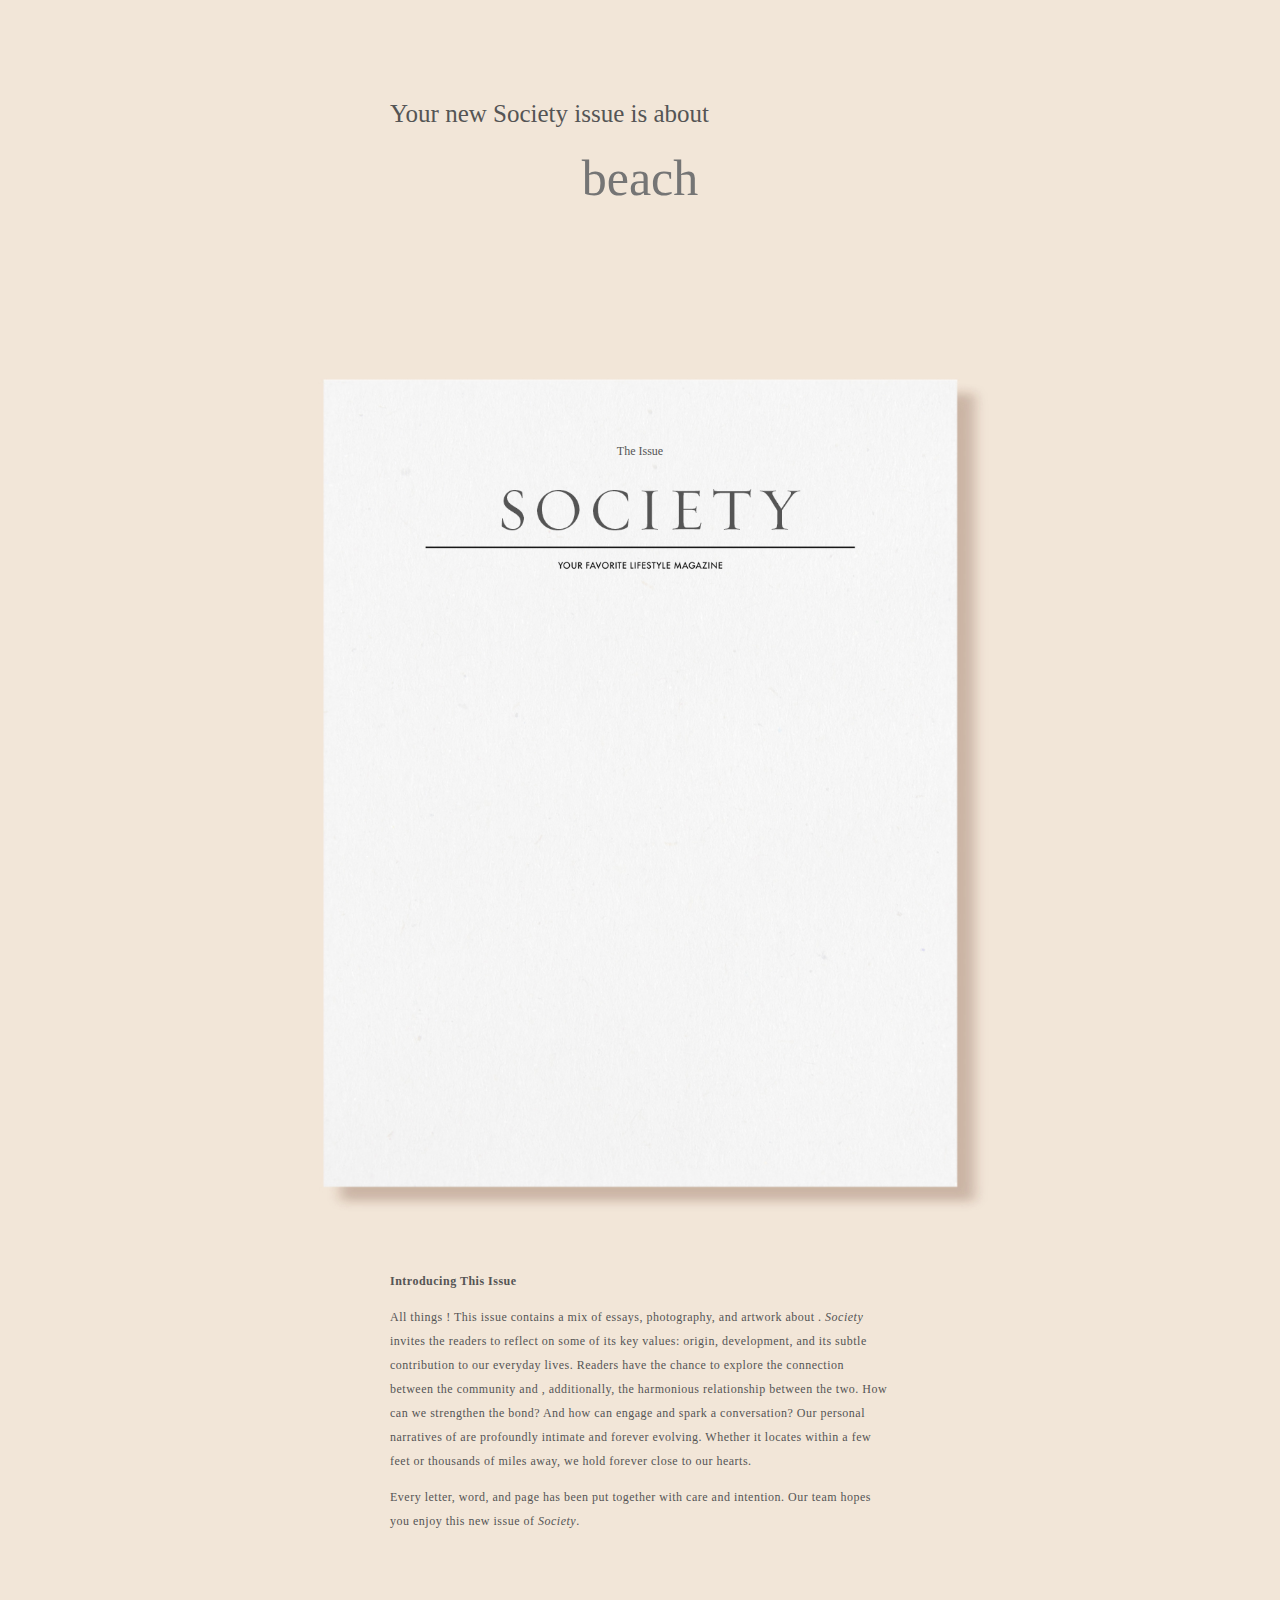
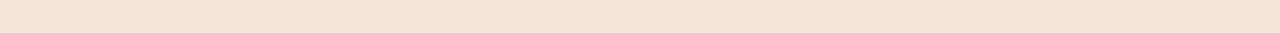
<file: index.html>
<html>
	<head>
		<link rel="icon" 
      type="image/png" 
      href="film.png">
		<title>Society</title>
		<link rel="stylesheet" type="text/css" href="myStyle.css">
	</head>
	<body>
		<div id="fade">
	

			<p> Your new Society issue is about <input id="project-input" size="20" type="text" placeholder="beach"></p>


			<div>
			<img src="cover2.jpg" class="imageTemp">
			<div id="flickrContainer">
			<div id="flickrImage"></div>
			<div id="titleContainer"><div id="title">the <span  id="issueName"></span> issue </div></div>
			</div>
			</div>



			<div id="issueDesTitle">
				<h><span  id="issueName2"></span> </h>
				<h2>Introducing This Issue </h2>
				<p id="issueDesBody">All things <span  id="issueName3"></span>! This issue contains a mix of essays, photography, and artwork about <span  id="issueName4"></span>. <i>Society</i> invites the readers to reflect on some of its key values: origin, development, and its subtle contribution to our everyday lives. Readers have the chance to explore the connection between the community and <span  id="issueName5"></span>, additionally, the harmonious relationship between the two. How can we strengthen the bond? And how can <span  id="issueName6"></span> engage and spark a conversation?  Our personal narratives of <span  id="issueName7"></span> are profoundly intimate and forever evolving. Whether it locates within a few feet or thousands of miles away, we hold <span  id="issueName8"></span> forever close to our hearts. 
				<p id="issueDesBody">Every letter, word, and page has been put together with care and intention. Our team hopes you enjoy this new issue of <i>Society</i>. </p>

				</p>
			</div>



		</div> 


		<script type="text/javascript" src="https://cdnjs.cloudflare.com/ajax/libs/jquery/2.2.0/jquery.min.js"> </script>
		<script type="text/javascript" src="scripts/script.js"> </script>
	</body>
</html>

<!--<div>
			<input id="city-input" type="text" placeholder="Enter City Name">
		</div>

// Movie Databbase
	API: 13e53ff644a8bd4ba37b3e1044ad24f3
	Example: https://api.themoviedb.org/3/movie/550?api_key=13e53ff644a8bd4ba37b3e1044ad24f3/movie/id/release_dates
	token: 
	c20fe01274740fc5562daeea373c50d57f9cf057
	id: 
	b5c09068bf7981a988d46356b004417b60464815

	Search Movie: 
	https://api.themoviedb.org/3/search/movie?api_key=13e53ff644a8bd4ba37b3e1044ad24f3&query=clueless
</file>
<file: myStyle.css>
#issueName2 {
  text-transform: capitalize;
}

#issueDesTitle {
  position: relative;
  font-size: 40px;
  margin-top: -35%;
}

h2 {
  position: relative;
  font-family: 'Feijoa-Bold';
  src: url(fonts/Feijoa-Bold.otf);
  font-size: 12px;
  margin-right: 20%;
  line-height: 200%;
  letter-spacing: 0.5px;
}

#issueDesBody {
  font-family: 'feijoa';
  src: url(fonts/feijoa.otf);
  font-size: 12px;
  line-height: 200%;
  letter-spacing: 0.5px;
}


#titleContainer{
  position: relative;
  top: -430px;
}
#title{
  font-family: 'FunctionPro-Medium';
  src: url(fonts/FunctionPro-Medium.otf);
  font-size: 12px;
  text-align: center;
  vertical-align: middle;
  text-transform: capitalize;
}

.imageTemp{
  position: relative;
  left: -20%;
  width: 700px;
  height: auto;
}


#flickrContainer{
  position: relative;
  top: -470px;
  left: -0%;
  width: 342px;
  height: 0px;
}

#flickrImage img{
  max-width: 600px;
  max-height: 700px;
  position: absolute;
  top: 50%;
  left: 50%;
  margin-right: -50%;
  transform: translate(-50%, -50%)
}



html, body {
    font-family: 'Futura';
    src: url(Futura.ttf);
    font-size: 25px;
    color: #555555;
    background-color: #f2e6d8;
}
div {
	max-width: 500px;
	margin: 100px auto;
}



input { 
	height: 100px;
	width: 100%;
	font-size: 2em;
	text-align: center;
}

input {
    font-family: 'Futura';
    src: url(Futura.ttf);
    background: none;
    border: none;
    color: #f8ce28;
}

input:focus {
    outline:none;
}

button {
	margin-top: 30px;
	height: 50px;
	width: 200px;
	font-size: 2em;
	background-color: black;
	color: white;
}

body { 
  background: no-repeat center center fixed; 
  -webkit-background-size: cover;
  -moz-background-size: cover;
  -o-background-size: cover;
  background-size: cover;fade
}

#fade p, h  {


    -webkit-animation: fadein 2s; /* Safari, Chrome and Opera > 12.1 */
       -moz-animation: fadein 2s; /* Firefox < 16 */
        -ms-animation: fadein 2s; /* Internet Explorer */
         -o-animation: fadein 2s; /* Opera < 12.1 */
            animation: fadein 2s;
}

@keyframes fadein {
    from { opacity: 0; }
    to   { opacity: 1; }
}

/* Safari, Chrome and Opera > 12.1 */
@-webkit-keyframes fadein {
    from { opacity: 0; }
    to   { opacity: 1; }
}
#fade img  {


    -webkit-animation: fadein 2s; /* Safari, Chrome and Opera > 12.1 */
       -moz-animation: fadein 2s; /* Firefox < 16 */
        -ms-animation: fadein 2s; /* Internet Explorer */
         -o-animation: fadein 2s; /* Opera < 12.1 */
            animation: fadein 2s;
}

@keyframes fadein {
    from { opacity: 0; }
    to   { opacity: 1; }
}

/* Safari, Chrome and Opera > 12.1 */
@-webkit-keyframes fadein {
    from { opacity: 0; }
    to   { opacity: 1; }
}


.film {
    width: 50px;
    margin: auto;
}

.heart {
    width: 15px;
    margin: auto;
}
</file>
